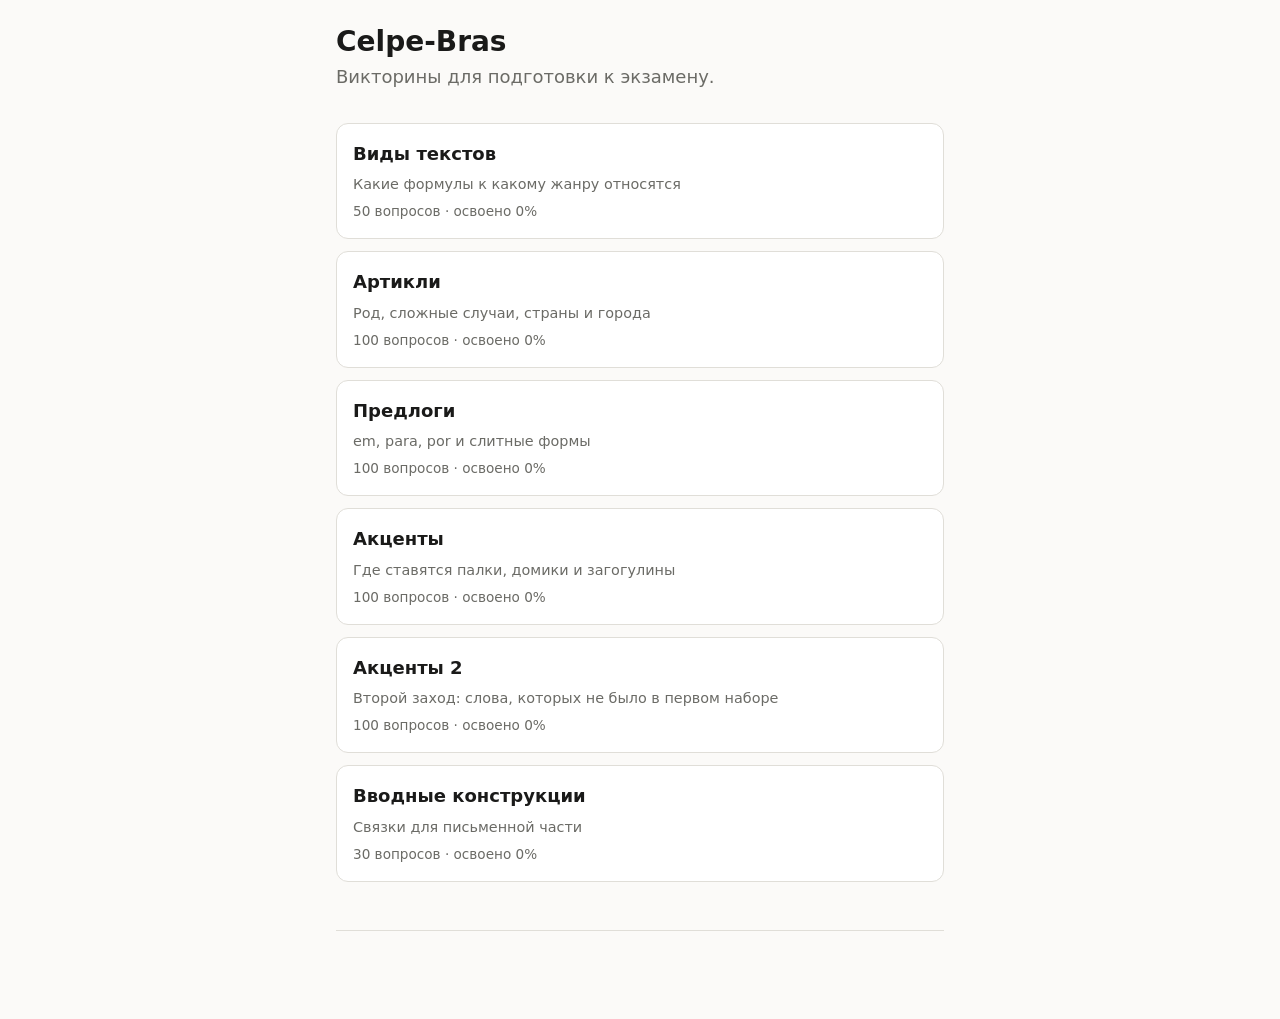
<file: index.html>
<!doctype html>
<html lang="ru">
  <head>
    <meta charset="utf-8" />
    <meta name="viewport" content="width=device-width, initial-scale=1" />
    <title>Celpe-Bras — тренажёр</title>
    <link rel="stylesheet" href="assets/style.css" />
  </head>
  <body>
    <main class="page">
      <h1>Celpe-Bras</h1>
      <p class="lead">Викторины для подготовки к экзамену.</p>
      <div class="sections" id="sections">
        <p class="muted">Загрузка…</p>
      </div>
      <div class="footer" id="footer"></div>
    </main>
    <script>
      (function () {
        if (location.protocol !== 'file:') return;

        function showFileProtocolNotice() {
          var main = document.querySelector('main');
          if (!main) return;

          main.textContent = '';
          var notice = document.createElement('p');
          notice.className = 'error';
          notice.textContent =
            'Страница открыта как файл. Браузер запрещает читать данные с file://. ' +
            'Запусти «npx serve» или «python -m http.server 3000» в папке проекта и открой http://localhost:3000';
          main.append(notice);
        }

        if (document.querySelector('main')) {
          showFileProtocolNotice();
        } else {
          document.addEventListener('DOMContentLoaded', showFileProtocolNotice);
        }
      })();
    </script>
    <script type="module" src="assets/index-page.js"></script>
  </body>
</html>
</file>
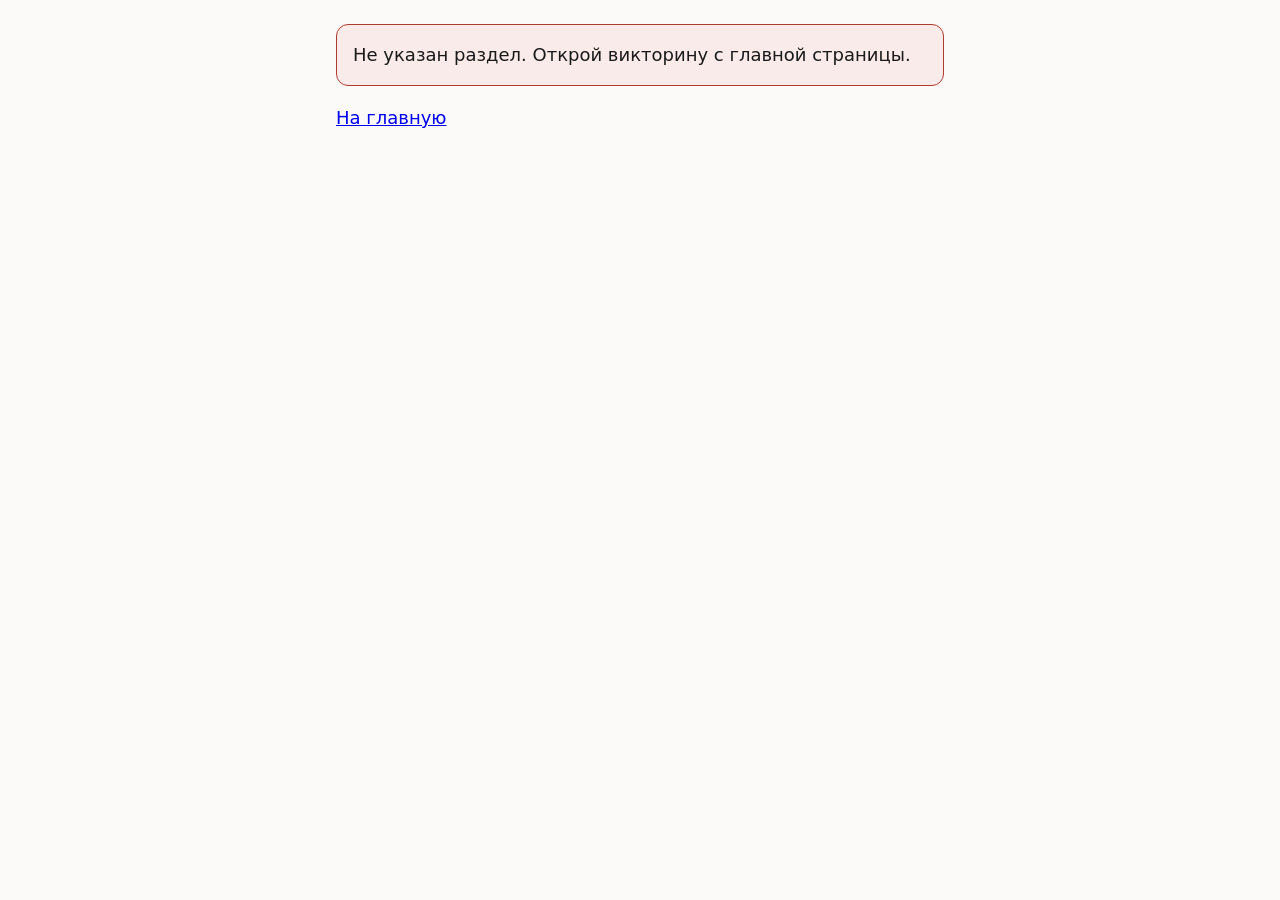
<file: quiz.html>
<!doctype html>
<html lang="ru">
  <head>
    <meta charset="utf-8" />
    <meta name="viewport" content="width=device-width, initial-scale=1" />
    <title>Викторина — Celpe-Bras</title>
    <link rel="stylesheet" href="assets/style.css" />
  </head>
  <body>
    <main class="page" id="app">
      <p class="muted">Загрузка…</p>
    </main>
    <script>
      (function () {
        if (location.protocol !== 'file:') return;

        function showFileProtocolNotice() {
          var main = document.querySelector('main');
          if (!main) return;

          main.textContent = '';
          var notice = document.createElement('p');
          notice.className = 'error';
          notice.textContent =
            'Страница открыта как файл. Браузер запрещает читать данные с file://. ' +
            'Запусти «npx serve» или «python -m http.server 3000» в папке проекта и открой http://localhost:3000';
          main.append(notice);
        }

        if (document.querySelector('main')) {
          showFileProtocolNotice();
        } else {
          document.addEventListener('DOMContentLoaded', showFileProtocolNotice);
        }
      })();
    </script>
    <script type="module" src="assets/quiz-page.js"></script>
  </body>
</html>
</file>
<file: assets/style.css>
:root {
  color-scheme: light dark;
  --bg: #fbfaf8;
  --surface: #ffffff;
  --text: #1a1a19;
  --muted: #6b6b66;
  --line: #e0ded8;
  --accent: #2f6f4e;
  --correct: #2f6f4e;
  --correct-bg: #eaf3ee;
  --wrong: #b03a2e;
  --wrong-bg: #f8ebe9;
  --radius: 0.75rem;
}

@media (prefers-color-scheme: dark) {
  :root {
    --bg: #16171a;
    --surface: #1e2024;
    --text: #ecebe8;
    --muted: #9b9a95;
    --line: #33363c;
    --accent: #6fbf8f;
    --correct: #6fbf8f;
    --correct-bg: #1d2a23;
    --wrong: #e0796a;
    --wrong-bg: #2c1f1d;
  }
}

*,
*::before,
*::after {
  box-sizing: border-box;
}

body {
  margin: 0;
  background: var(--bg);
  color: var(--text);
  font-family: system-ui, sans-serif;
  font-size: clamp(1rem, 0.95rem + 0.3vw, 1.125rem);
  line-height: 1.55;
  -webkit-text-size-adjust: 100%;
}

.page {
  max-width: 40rem;
  margin: 0 auto;
  padding: 1.5rem 1rem 4rem;
}

h1 {
  font-size: clamp(1.35rem, 1.2rem + 1vw, 1.75rem);
  line-height: 1.25;
  margin: 0 0 0.25rem;
}

.muted {
  color: var(--muted);
  font-size: 0.9rem;
}

.sr-only {
  position: absolute;
  width: 1px;
  height: 1px;
  padding: 0;
  margin: -1px;
  overflow: hidden;
  clip-path: inset(50%);
  white-space: nowrap;
}

.topbar {
  display: flex;
  align-items: baseline;
  justify-content: space-between;
  gap: 1rem;
  margin-bottom: 0.75rem;
}

.topbar a {
  color: var(--muted);
  text-decoration: none;
}

.topbar a:hover {
  color: var(--accent);
}

.progress {
  height: 3px;
  background: var(--line);
  border-radius: 999px;
  overflow: hidden;
  margin-bottom: 2rem;
}

.progress__bar {
  height: 100%;
  background: var(--accent);
  transition: width 0.2s ease;
}

.prompt {
  font-size: clamp(1.1rem, 1rem + 0.6vw, 1.35rem);
  margin: 0 0 1.5rem;
  white-space: pre-line;
}

.options {
  display: grid;
  gap: 0.75rem;
  margin: 0;
  padding: 0;
  list-style: none;
}

.option {
  display: flex;
  align-items: center;
  justify-content: space-between;
  gap: 0.75rem;
  width: 100%;
  min-height: 2.75rem;
  padding: 0.75rem 1rem;
  font: inherit;
  color: inherit;
  text-align: left;
  white-space: pre-line;
  background: var(--surface);
  border: 1px solid var(--line);
  border-radius: var(--radius);
  cursor: pointer;
  transition:
    border-color 0.15s ease,
    background-color 0.15s ease;
}

.option:hover:not(:disabled) {
  border-color: var(--accent);
}

.option:disabled {
  cursor: default;
}

.option--correct {
  border-color: var(--correct);
  background: var(--correct-bg);
}

.option--wrong {
  border-color: var(--wrong);
  background: var(--wrong-bg);
}

.option__mark {
  flex: none;
  font-weight: 700;
}

.option--correct .option__mark {
  color: var(--correct);
}

.option--wrong .option__mark {
  color: var(--wrong);
}

.explanation {
  margin: 1.25rem 0 0;
  padding: 1rem;
  background: var(--surface);
  border: 1px solid var(--line);
  border-left: 3px solid var(--accent);
  border-radius: var(--radius);
}

.button {
  display: inline-flex;
  align-items: center;
  justify-content: center;
  min-height: 2.75rem;
  padding: 0.75rem 1.25rem;
  font: inherit;
  color: var(--bg);
  background: var(--accent);
  border: 1px solid var(--accent);
  border-radius: var(--radius);
  cursor: pointer;
  text-decoration: none;
}

.button--ghost {
  color: var(--muted);
  background: transparent;
  border-color: var(--line);
}

.button--ghost:hover {
  color: var(--accent);
  border-color: var(--accent);
}

.actions {
  display: flex;
  flex-wrap: wrap;
  gap: 0.75rem;
  margin-top: 1.5rem;
}

.error {
  padding: 1rem;
  border: 1px solid var(--wrong);
  border-radius: var(--radius);
  background: var(--wrong-bg);
}

.score {
  font-size: clamp(2rem, 1.5rem + 3vw, 3rem);
  font-weight: 700;
  line-height: 1;
  margin: 0 0 0.5rem;
}

.result-list {
  margin: 1.5rem 0 0;
  padding: 0;
  list-style: none;
  display: grid;
  gap: 0.5rem;
}

.result-list li {
  padding: 0.75rem 1rem;
  background: var(--surface);
  border: 1px solid var(--line);
  border-left: 3px solid var(--wrong);
  border-radius: var(--radius);
  white-space: pre-line;
}

.lead {
  color: var(--muted);
  margin: 0 0 2rem;
}

.sections {
  display: grid;
  gap: 0.75rem;
}

.card {
  display: grid;
  gap: 0.35rem;
  padding: 1rem;
  background: var(--surface);
  border: 1px solid var(--line);
  border-radius: var(--radius);
}

.card__link {
  color: inherit;
  font-weight: 600;
  text-decoration: none;
}

.card__link:hover {
  color: var(--accent);
}

.card__meta {
  display: flex;
  align-items: center;
  justify-content: space-between;
  gap: 1rem;
  color: var(--muted);
  font-size: 0.85rem;
}

.card__reset {
  padding: 0.25rem 0.5rem;
  min-height: 0;
  font-size: 0.8rem;
}

.card__replay {
  justify-self: start;
  margin-top: 0.35rem;
  padding: 0.4rem 0.75rem;
  min-height: 0;
  font-size: 0.85rem;
}

.footer {
  margin-top: 3rem;
  padding-top: 1.5rem;
  border-top: 1px solid var(--line);
}

:focus-visible {
  outline: 2px solid var(--accent);
  outline-offset: 2px;
}

@media (prefers-reduced-motion: reduce) {
  *,
  *::before,
  *::after {
    transition-duration: 0.01ms !important;
    animation-duration: 0.01ms !important;
  }
}
</file>
